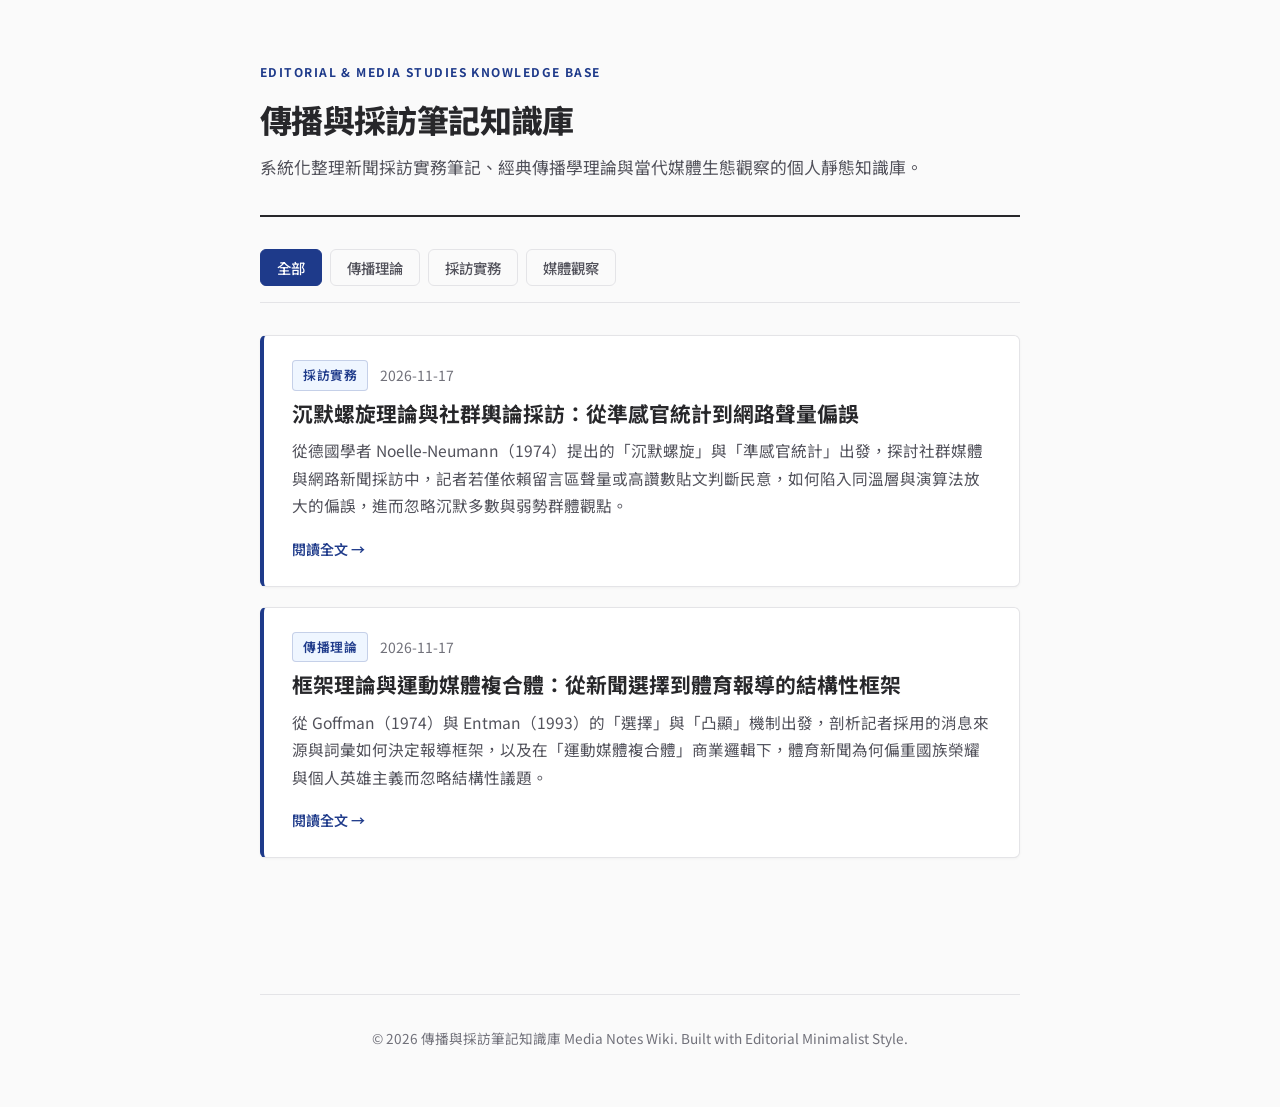
<file: index.html>
<!DOCTYPE html>
<html lang="zh-Hant">
<head>
  <meta charset="UTF-8">
  <meta name="viewport" content="width=device-width, initial-scale=1.0">
  <title>傳播與採訪筆記知識庫 | Media Notes Wiki</title>
  <link rel="preconnect" href="https://fonts.googleapis.com">
  <link rel="preconnect" href="https://fonts.gstatic.com" crossorigin>
  <link href="https://fonts.googleapis.com/css2?family=Noto+Sans+TC:wght@400;500;600;700;800&display=swap" rel="stylesheet">
  <link rel="stylesheet" href="assets/css/style.css">
</head>
<body>
  <!-- 網站頁首 -->
  <header>
    <span class="site-eyebrow">Editorial &amp; Media Studies Knowledge Base</span>
    <h1>傳播與採訪筆記知識庫</h1>
    <p class="site-description">系統化整理新聞採訪實務筆記、經典傳播學理論與當代媒體生態觀察的個人靜態知識庫。</p>
  </header>

  <main>
    <!-- 分類篩選按鈕 -->
    <section class="filter-section" aria-label="筆記分類篩選">
      <div class="filter-bar" role="toolbar">
        <button type="button" class="filter-btn active" data-filter="全部" aria-pressed="true">全部</button>
        <button type="button" class="filter-btn" data-filter="傳播理論" aria-pressed="false">傳播理論</button>
        <button type="button" class="filter-btn" data-filter="採訪實務" aria-pressed="false">採訪實務</button>
        <button type="button" class="filter-btn" data-filter="媒體觀察" aria-pressed="false">媒體觀察</button>
      </div>
    </section>

    <!-- 文章列表卡片區（新文章插入於最上方） -->
    <section id="article-list" aria-label="筆記文章列表">
      <!-- 2026-11-17 新增：沉默螺旋理論與社群輿論採訪 -->
      <article class="note-card" data-category="採訪實務">
        <div class="note-meta">
          <span class="category-badge">採訪實務</span>
          <time class="note-date" datetime="2026-11-17">2026-11-17</time>
        </div>
        <h2 class="note-title">
          <a href="pages/2026-11-spiral-of-silence.html">沉默螺旋理論與社群輿論採訪：從準感官統計到網路聲量偏誤</a>
        </h2>
        <p class="note-excerpt">從德國學者 Noelle-Neumann（1974）提出的「沉默螺旋」與「準感官統計」出發，探討社群媒體與網路新聞採訪中，記者若僅依賴留言區聲量或高讚數貼文判斷民意，如何陷入同溫層與演算法放大的偏誤，進而忽略沉默多數與弱勢群體觀點。</p>
        <a href="pages/2026-11-spiral-of-silence.html" class="read-more">閱讀全文 &rarr;</a>
      </article>

      <!-- 2026-11-17 新增：框架理論與運動媒體複合體 -->
      <article class="note-card" data-category="傳播理論">
        <div class="note-meta">
          <span class="category-badge">傳播理論</span>
          <time class="note-date" datetime="2026-11-17">2026-11-17</time>
        </div>
        <h2 class="note-title">
          <a href="pages/2026-11-framing-sports-media-complex.html">框架理論與運動媒體複合體：從新聞選擇到體育報導的結構性框架</a>
        </h2>
        <p class="note-excerpt">從 Goffman（1974）與 Entman（1993）的「選擇」與「凸顯」機制出發，剖析記者採用的消息來源與詞彙如何決定報導框架，以及在「運動媒體複合體」商業邏輯下，體育新聞為何偏重國族榮耀與個人英雄主義而忽略結構性議題。</p>
        <a href="pages/2026-11-framing-sports-media-complex.html" class="read-more">閱讀全文 &rarr;</a>
      </article>
    </section>
  </main>

  <footer>
    <p class="copyright">&copy; 2026 傳播與採訪筆記知識庫 Media Notes Wiki. Built with Editorial Minimalist Style.</p>
  </footer>

  <script src="assets/js/main.js"></script>
</body>
</html>
</file>
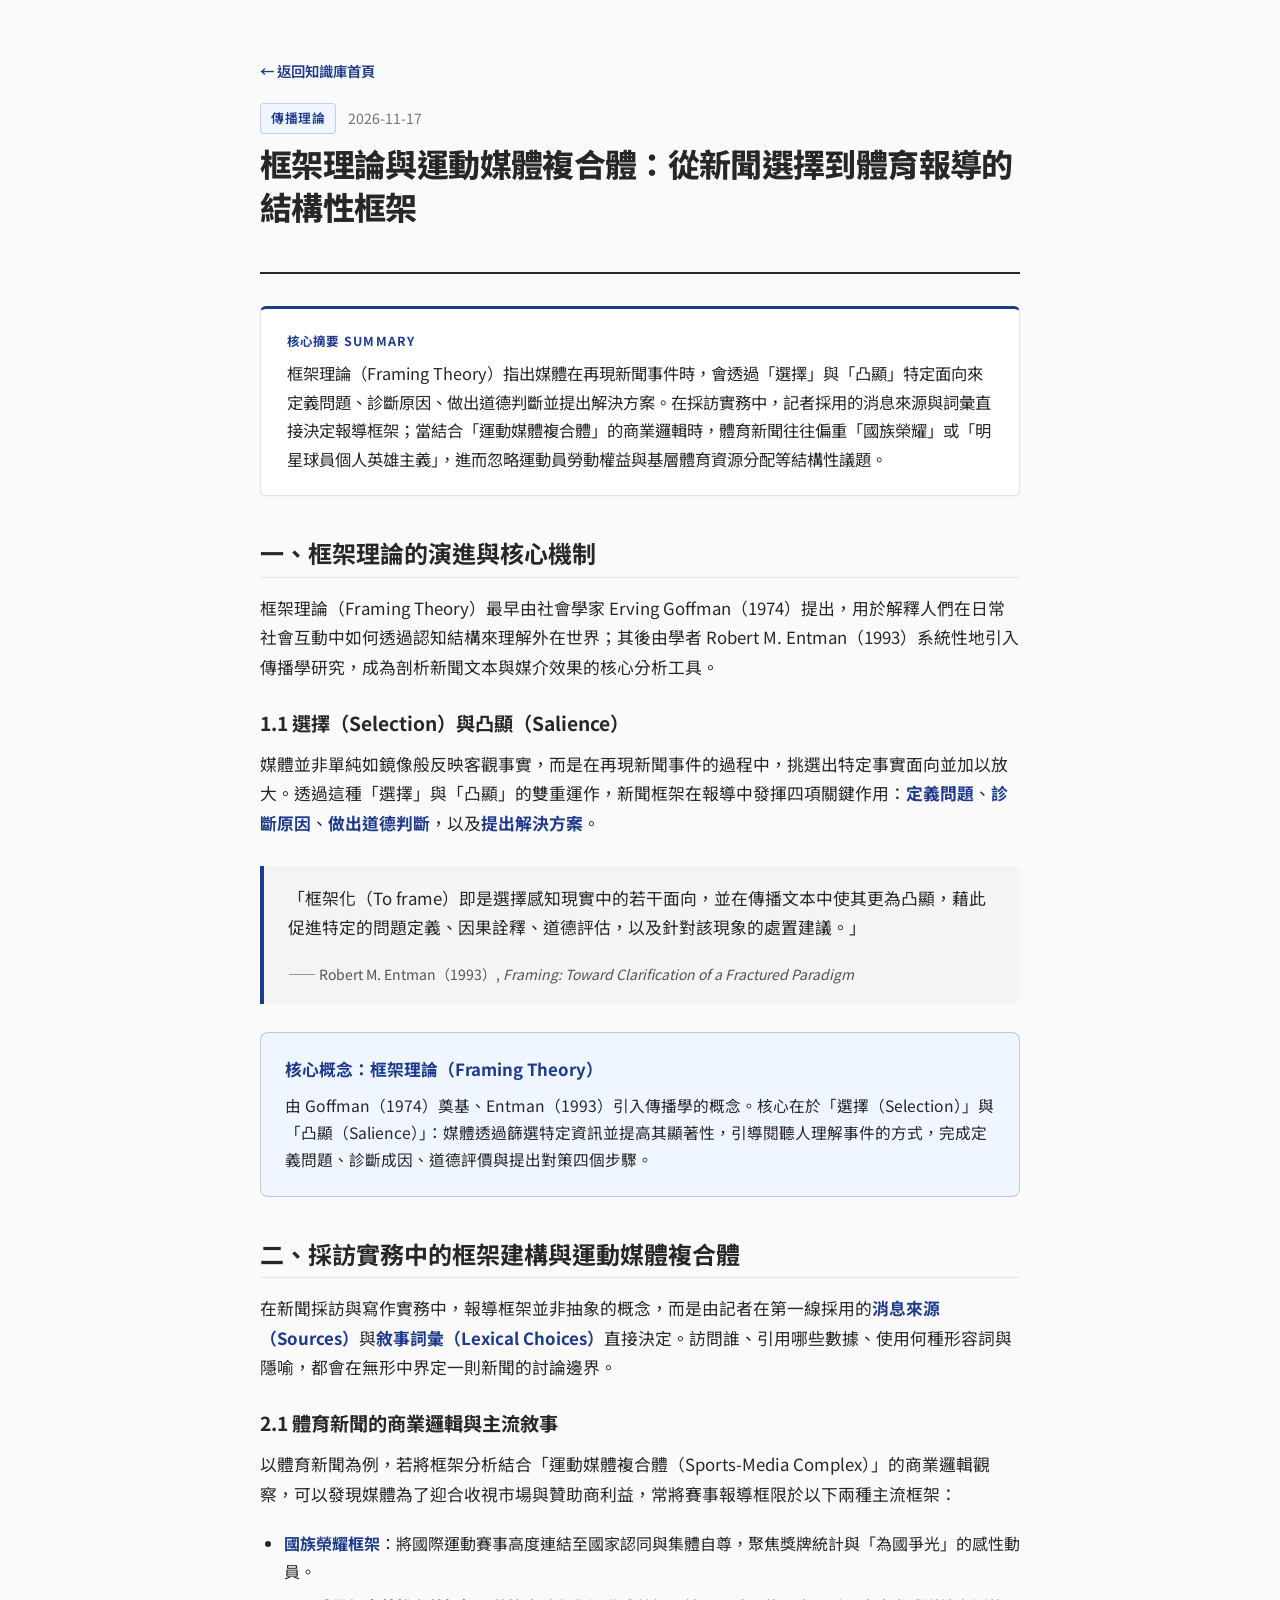
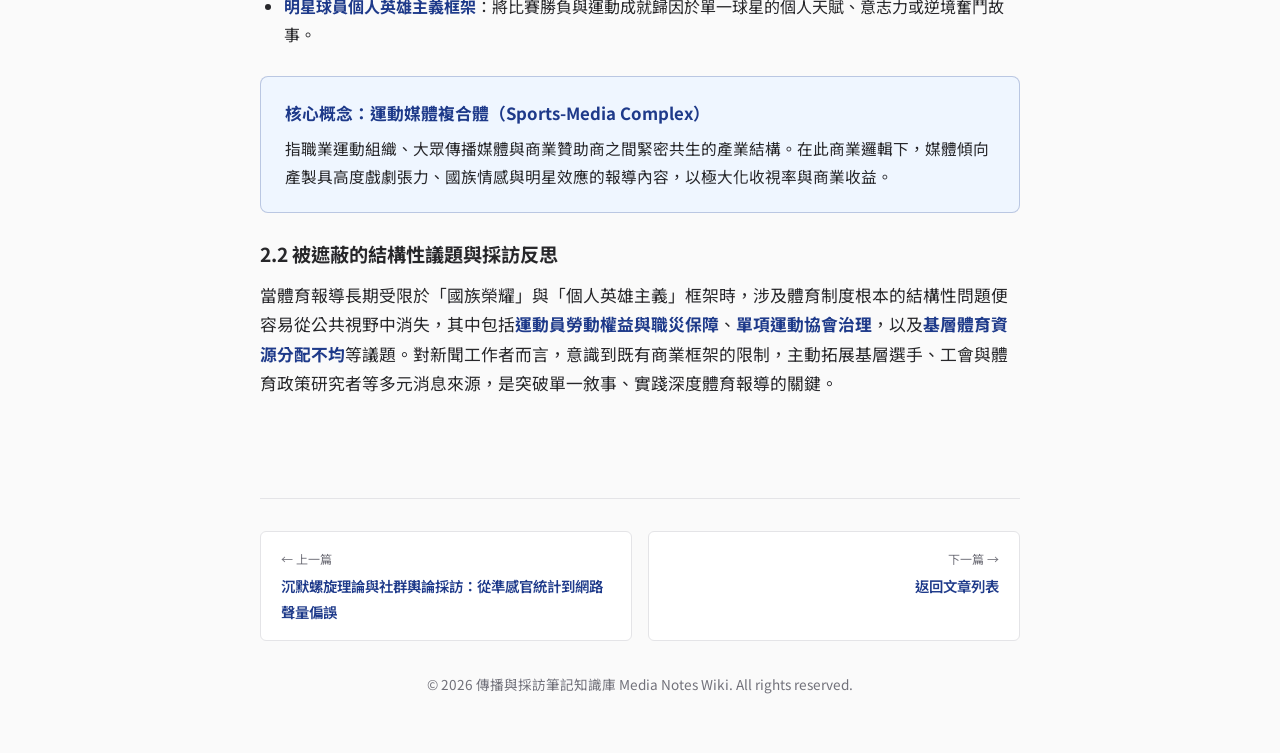
<file: notes/2026-11-framing-sports-media-complex.html>
<!DOCTYPE html>
<html lang="zh-Hant">
<head>
  <meta charset="UTF-8">
  <meta name="viewport" content="width=device-width, initial-scale=1.0">
  <title>框架理論與運動媒體複合體：從新聞選擇到體育報導的結構性框架 | 傳播與採訪筆記知識庫</title>
  <link rel="preconnect" href="https://fonts.googleapis.com">
  <link rel="preconnect" href="https://fonts.gstatic.com" crossorigin>
  <link href="https://fonts.googleapis.com/css2?family=Noto+Sans+TC:wght@400;500;600;700;800&display=swap" rel="stylesheet">
  <link rel="stylesheet" href="../assets/css/style.css">
</head>
<body>
  <!-- 標準頁首 -->
  <header>
    <a href="../index.html" class="back-link">&larr; 返回知識庫首頁</a>
    <div class="article-meta">
      <span class="category-tag">傳播理論</span>
      <time datetime="2026-11-17">2026-11-17</time>
    </div>
    <h1>框架理論與運動媒體複合體：從新聞選擇到體育報導的結構性框架</h1>
  </header>

  <!-- 摘要框：2～3 句話總結核心概念 -->
  <div class="summary-box">
    <span class="summary-label">核心摘要 Summary</span>
    <p>框架理論（Framing Theory）指出媒體在再現新聞事件時，會透過「選擇」與「凸顯」特定面向來定義問題、診斷原因、做出道德判斷並提出解決方案。在採訪實務中，記者採用的消息來源與詞彙直接決定報導框架；當結合「運動媒體複合體」的商業邏輯時，體育新聞往往偏重「國族榮耀」或「明星球員個人英雄主義」，進而忽略運動員勞動權益與基層體育資源分配等結構性議題。</p>
  </div>

  <!-- 正文區 -->
  <main>
    <h2>一、框架理論的演進與核心機制</h2>
    <p>框架理論（Framing Theory）最早由社會學家 Erving Goffman（1974）提出，用於解釋人們在日常社會互動中如何透過認知結構來理解外在世界；其後由學者 Robert M. Entman（1993）系統性地引入傳播學研究，成為剖析新聞文本與媒介效果的核心分析工具。</p>

    <h3>1.1 選擇（Selection）與凸顯（Salience）</h3>
    <p>媒體並非單純如鏡像般反映客觀事實，而是在再現新聞事件的過程中，挑選出特定事實面向並加以放大。透過這種「選擇」與「凸顯」的雙重運作，新聞框架在報導中發揮四項關鍵作用：<strong>定義問題</strong>、<strong>診斷原因</strong>、<strong>做出道德判斷</strong>，以及<strong>提出解決方案</strong>。</p>

    <blockquote>
      <p>「框架化（To frame）即是選擇感知現實中的若干面向，並在傳播文本中使其更為凸顯，藉此促進特定的問題定義、因果詮釋、道德評估，以及針對該現象的處置建議。」</p>
      <cite>—— Robert M. Entman（1993）, <em>Framing: Toward Clarification of a Fractured Paradigm</em></cite>
    </blockquote>

    <div class="concept-card">
      <div class="concept-title">核心概念：框架理論（Framing Theory）</div>
      <p>由 Goffman（1974）奠基、Entman（1993）引入傳播學的概念。核心在於「選擇（Selection）」與「凸顯（Salience）」：媒體透過篩選特定資訊並提高其顯著性，引導閱聽人理解事件的方式，完成定義問題、診斷成因、道德評價與提出對策四個步驟。</p>
    </div>

    <h2>二、採訪實務中的框架建構與運動媒體複合體</h2>
    <p>在新聞採訪與寫作實務中，報導框架並非抽象的概念，而是由記者在第一線採用的<strong>消息來源（Sources）</strong>與<strong>敘事詞彙（Lexical Choices）</strong>直接決定。訪問誰、引用哪些數據、使用何種形容詞與隱喻，都會在無形中界定一則新聞的討論邊界。</p>

    <h3>2.1 體育新聞的商業邏輯與主流敘事</h3>
    <p>以體育新聞為例，若將框架分析結合「運動媒體複合體（Sports-Media Complex）」的商業邏輯觀察，可以發現媒體為了迎合收視市場與贊助商利益，常將賽事報導框限於以下兩種主流框架：</p>
    <ul>
      <li><strong>國族榮耀框架</strong>：將國際運動賽事高度連結至國家認同與集體自尊，聚焦獎牌統計與「為國爭光」的感性動員。</li>
      <li><strong>明星球員個人英雄主義框架</strong>：將比賽勝負與運動成就歸因於單一球星的個人天賦、意志力或逆境奮鬥故事。</li>
    </ul>

    <div class="concept-card">
      <div class="concept-title">核心概念：運動媒體複合體（Sports-Media Complex）</div>
      <p>指職業運動組織、大眾傳播媒體與商業贊助商之間緊密共生的產業結構。在此商業邏輯下，媒體傾向產製具高度戲劇張力、國族情感與明星效應的報導內容，以極大化收視率與商業收益。</p>
    </div>

    <h3>2.2 被遮蔽的結構性議題與採訪反思</h3>
    <p>當體育報導長期受限於「國族榮耀」與「個人英雄主義」框架時，涉及體育制度根本的結構性問題便容易從公共視野中消失，其中包括<strong>運動員勞動權益與職災保障</strong>、<strong>單項運動協會治理</strong>，以及<strong>基層體育資源分配不均</strong>等議題。對新聞工作者而言，意識到既有商業框架的限制，主動拓展基層選手、工會與體育政策研究者等多元消息來源，是突破單一敘事、實踐深度體育報導的關鍵。</p>
  </main>

  <!-- 頁尾導覽與版權資訊 -->
  <footer>
    <nav class="post-nav" aria-label="文章上下篇導覽">
      <a href="2026-11-spiral-of-silence.html" class="nav-prev">
        <span class="nav-label">&larr; 上一篇</span>
        <span class="nav-title">沉默螺旋理論與社群輿論採訪：從準感官統計到網路聲量偏誤</span>
      </a>
      <a href="../index.html" class="nav-next">
        <span class="nav-label">下一篇 &rarr;</span>
        <span class="nav-title">返回文章列表</span>
      </a>
    </nav>
    <p class="copyright">&copy; 2026 傳播與採訪筆記知識庫 Media Notes Wiki. All rights reserved.</p>
  </footer>
</body>
</html>
</file>
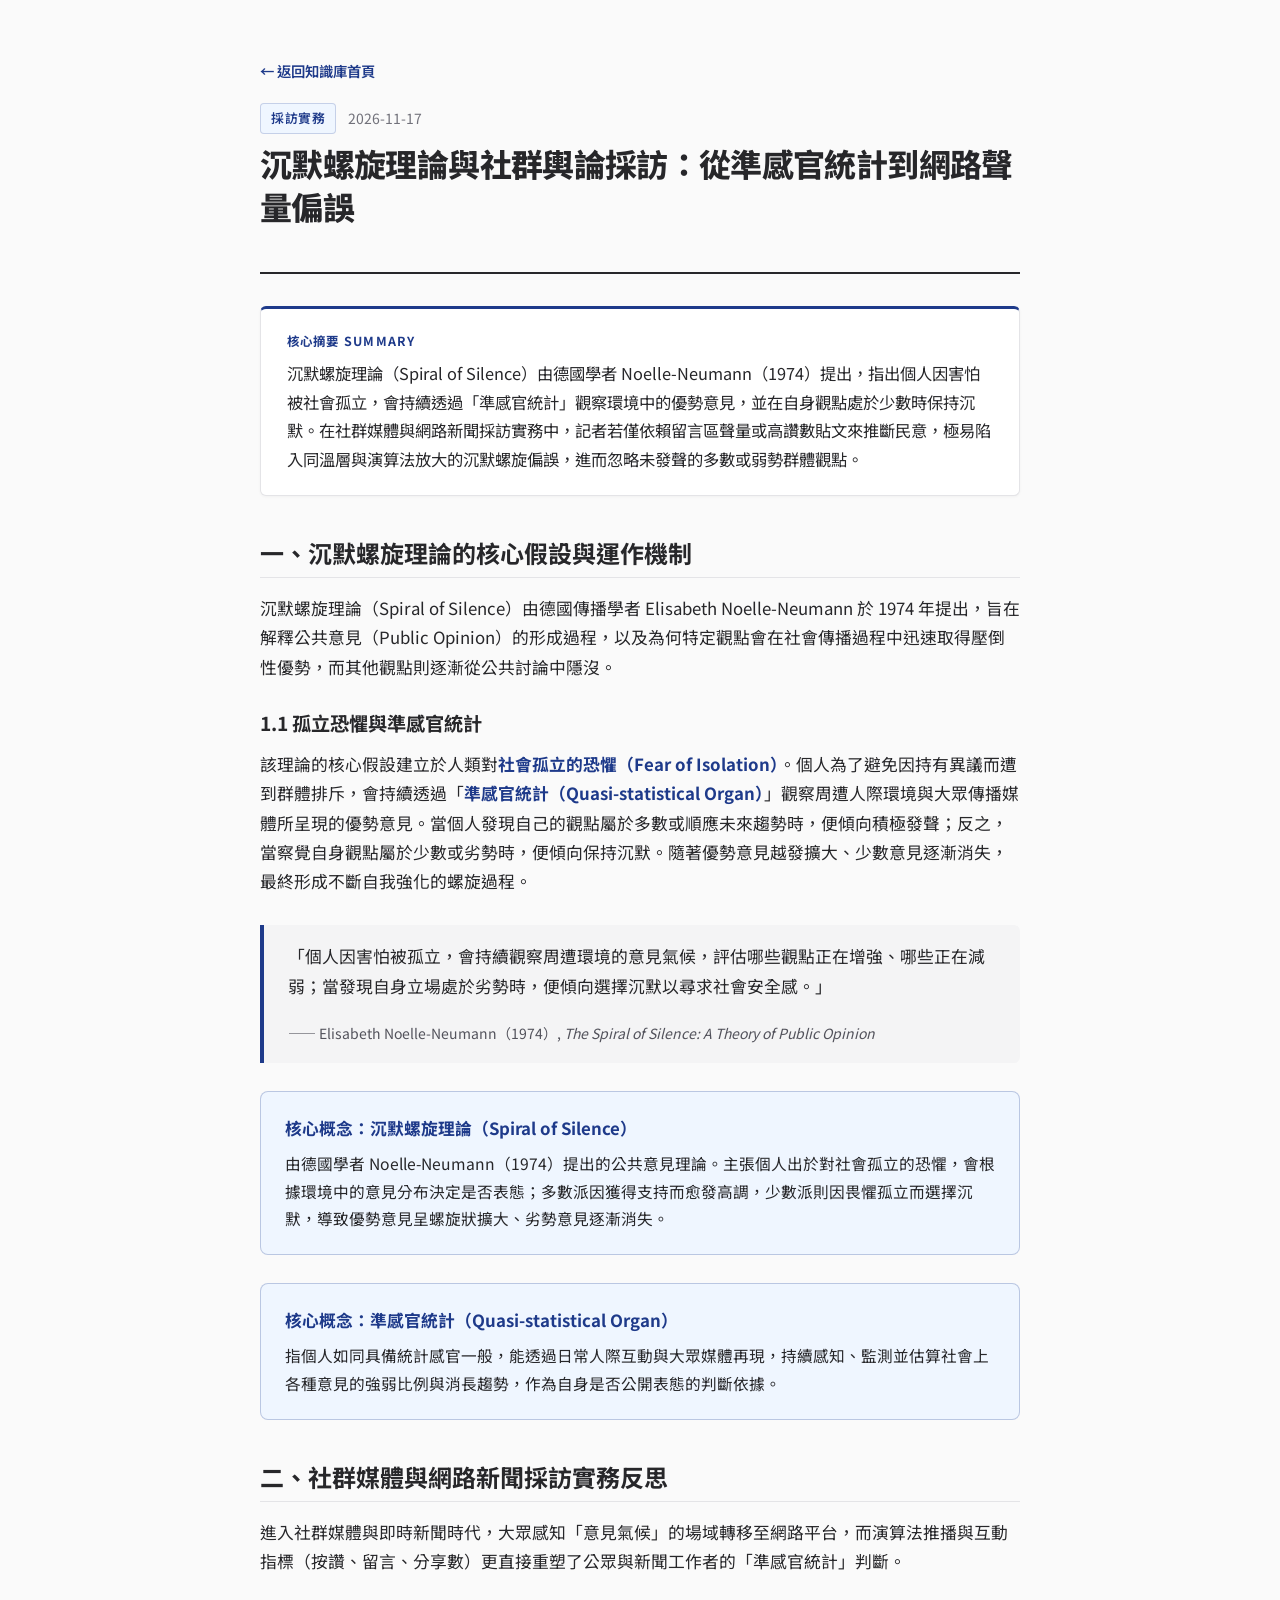
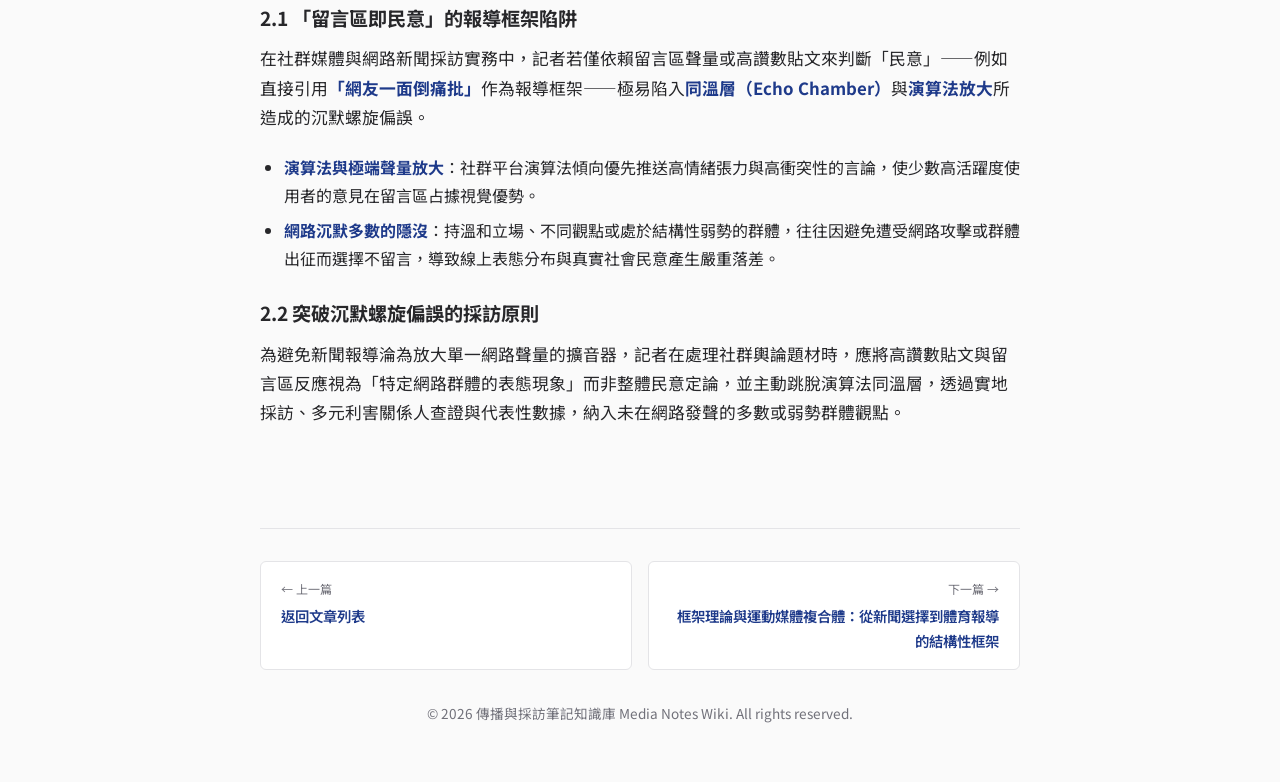
<file: notes/2026-11-spiral-of-silence.html>
<!DOCTYPE html>
<html lang="zh-Hant">
<head>
  <meta charset="UTF-8">
  <meta name="viewport" content="width=device-width, initial-scale=1.0">
  <title>沉默螺旋理論與社群輿論採訪：從準感官統計到網路聲量偏誤 | 傳播與採訪筆記知識庫</title>
  <link rel="preconnect" href="https://fonts.googleapis.com">
  <link rel="preconnect" href="https://fonts.gstatic.com" crossorigin>
  <link href="https://fonts.googleapis.com/css2?family=Noto+Sans+TC:wght@400;500;600;700;800&display=swap" rel="stylesheet">
  <link rel="stylesheet" href="../assets/css/style.css">
</head>
<body>
  <!-- 標準頁首 -->
  <header>
    <a href="../index.html" class="back-link">&larr; 返回知識庫首頁</a>
    <div class="article-meta">
      <span class="category-tag">採訪實務</span>
      <time datetime="2026-11-17">2026-11-17</time>
    </div>
    <h1>沉默螺旋理論與社群輿論採訪：從準感官統計到網路聲量偏誤</h1>
  </header>

  <!-- 摘要框：2～3 句話總結核心概念 -->
  <div class="summary-box">
    <span class="summary-label">核心摘要 Summary</span>
    <p>沉默螺旋理論（Spiral of Silence）由德國學者 Noelle-Neumann（1974）提出，指出個人因害怕被社會孤立，會持續透過「準感官統計」觀察環境中的優勢意見，並在自身觀點處於少數時保持沉默。在社群媒體與網路新聞採訪實務中，記者若僅依賴留言區聲量或高讚數貼文來推斷民意，極易陷入同溫層與演算法放大的沉默螺旋偏誤，進而忽略未發聲的多數或弱勢群體觀點。</p>
  </div>

  <!-- 正文區 -->
  <main>
    <h2>一、沉默螺旋理論的核心假設與運作機制</h2>
    <p>沉默螺旋理論（Spiral of Silence）由德國傳播學者 Elisabeth Noelle-Neumann 於 1974 年提出，旨在解釋公共意見（Public Opinion）的形成過程，以及為何特定觀點會在社會傳播過程中迅速取得壓倒性優勢，而其他觀點則逐漸從公共討論中隱沒。</p>

    <h3>1.1 孤立恐懼與準感官統計</h3>
    <p>該理論的核心假設建立於人類對<strong>社會孤立的恐懼（Fear of Isolation）</strong>。個人為了避免因持有異議而遭到群體排斥，會持續透過「<strong>準感官統計（Quasi-statistical Organ）</strong>」觀察周遭人際環境與大眾傳播媒體所呈現的優勢意見。當個人發現自己的觀點屬於多數或順應未來趨勢時，便傾向積極發聲；反之，當察覺自身觀點屬於少數或劣勢時，便傾向保持沉默。隨著優勢意見越發擴大、少數意見逐漸消失，最終形成不斷自我強化的螺旋過程。</p>

    <blockquote>
      <p>「個人因害怕被孤立，會持續觀察周遭環境的意見氣候，評估哪些觀點正在增強、哪些正在減弱；當發現自身立場處於劣勢時，便傾向選擇沉默以尋求社會安全感。」</p>
      <cite>—— Elisabeth Noelle-Neumann（1974）, <em>The Spiral of Silence: A Theory of Public Opinion</em></cite>
    </blockquote>

    <div class="concept-card">
      <div class="concept-title">核心概念：沉默螺旋理論（Spiral of Silence）</div>
      <p>由德國學者 Noelle-Neumann（1974）提出的公共意見理論。主張個人出於對社會孤立的恐懼，會根據環境中的意見分布決定是否表態；多數派因獲得支持而愈發高調，少數派則因畏懼孤立而選擇沉默，導致優勢意見呈螺旋狀擴大、劣勢意見逐漸消失。</p>
    </div>

    <div class="concept-card">
      <div class="concept-title">核心概念：準感官統計（Quasi-statistical Organ）</div>
      <p>指個人如同具備統計感官一般，能透過日常人際互動與大眾媒體再現，持續感知、監測並估算社會上各種意見的強弱比例與消長趨勢，作為自身是否公開表態的判斷依據。</p>
    </div>

    <h2>二、社群媒體與網路新聞採訪實務反思</h2>
    <p>進入社群媒體與即時新聞時代，大眾感知「意見氣候」的場域轉移至網路平台，而演算法推播與互動指標（按讚、留言、分享數）更直接重塑了公眾與新聞工作者的「準感官統計」判斷。</p>

    <h3>2.1 「留言區即民意」的報導框架陷阱</h3>
    <p>在社群媒體與網路新聞採訪實務中，記者若僅依賴留言區聲量或高讚數貼文來判斷「民意」——例如直接引用<strong>「網友一面倒痛批」</strong>作為報導框架——極易陷入<strong>同溫層（Echo Chamber）</strong>與<strong>演算法放大</strong>所造成的沉默螺旋偏誤。</p>
    <ul>
      <li><strong>演算法與極端聲量放大</strong>：社群平台演算法傾向優先推送高情緒張力與高衝突性的言論，使少數高活躍度使用者的意見在留言區占據視覺優勢。</li>
      <li><strong>網路沉默多數的隱沒</strong>：持溫和立場、不同觀點或處於結構性弱勢的群體，往往因避免遭受網路攻擊或群體出征而選擇不留言，導致線上表態分布與真實社會民意產生嚴重落差。</li>
    </ul>

    <h3>2.2 突破沉默螺旋偏誤的採訪原則</h3>
    <p>為避免新聞報導淪為放大單一網路聲量的擴音器，記者在處理社群輿論題材時，應將高讚數貼文與留言區反應視為「特定網路群體的表態現象」而非整體民意定論，並主動跳脫演算法同溫層，透過實地採訪、多元利害關係人查證與代表性數據，納入未在網路發聲的多數或弱勢群體觀點。</p>
  </main>

  <!-- 頁尾導覽與版權資訊 -->
  <footer>
    <nav class="post-nav" aria-label="文章上下篇導覽">
      <a href="../index.html" class="nav-prev">
        <span class="nav-label">&larr; 上一篇</span>
        <span class="nav-title">返回文章列表</span>
      </a>
      <a href="2026-11-framing-sports-media-complex.html" class="nav-next">
        <span class="nav-label">下一篇 &rarr;</span>
        <span class="nav-title">框架理論與運動媒體複合體：從新聞選擇到體育報導的結構性框架</span>
      </a>
    </nav>
    <p class="copyright">&copy; 2026 傳播與採訪筆記知識庫 Media Notes Wiki. All rights reserved.</p>
  </footer>
</body>
</html>
</file>
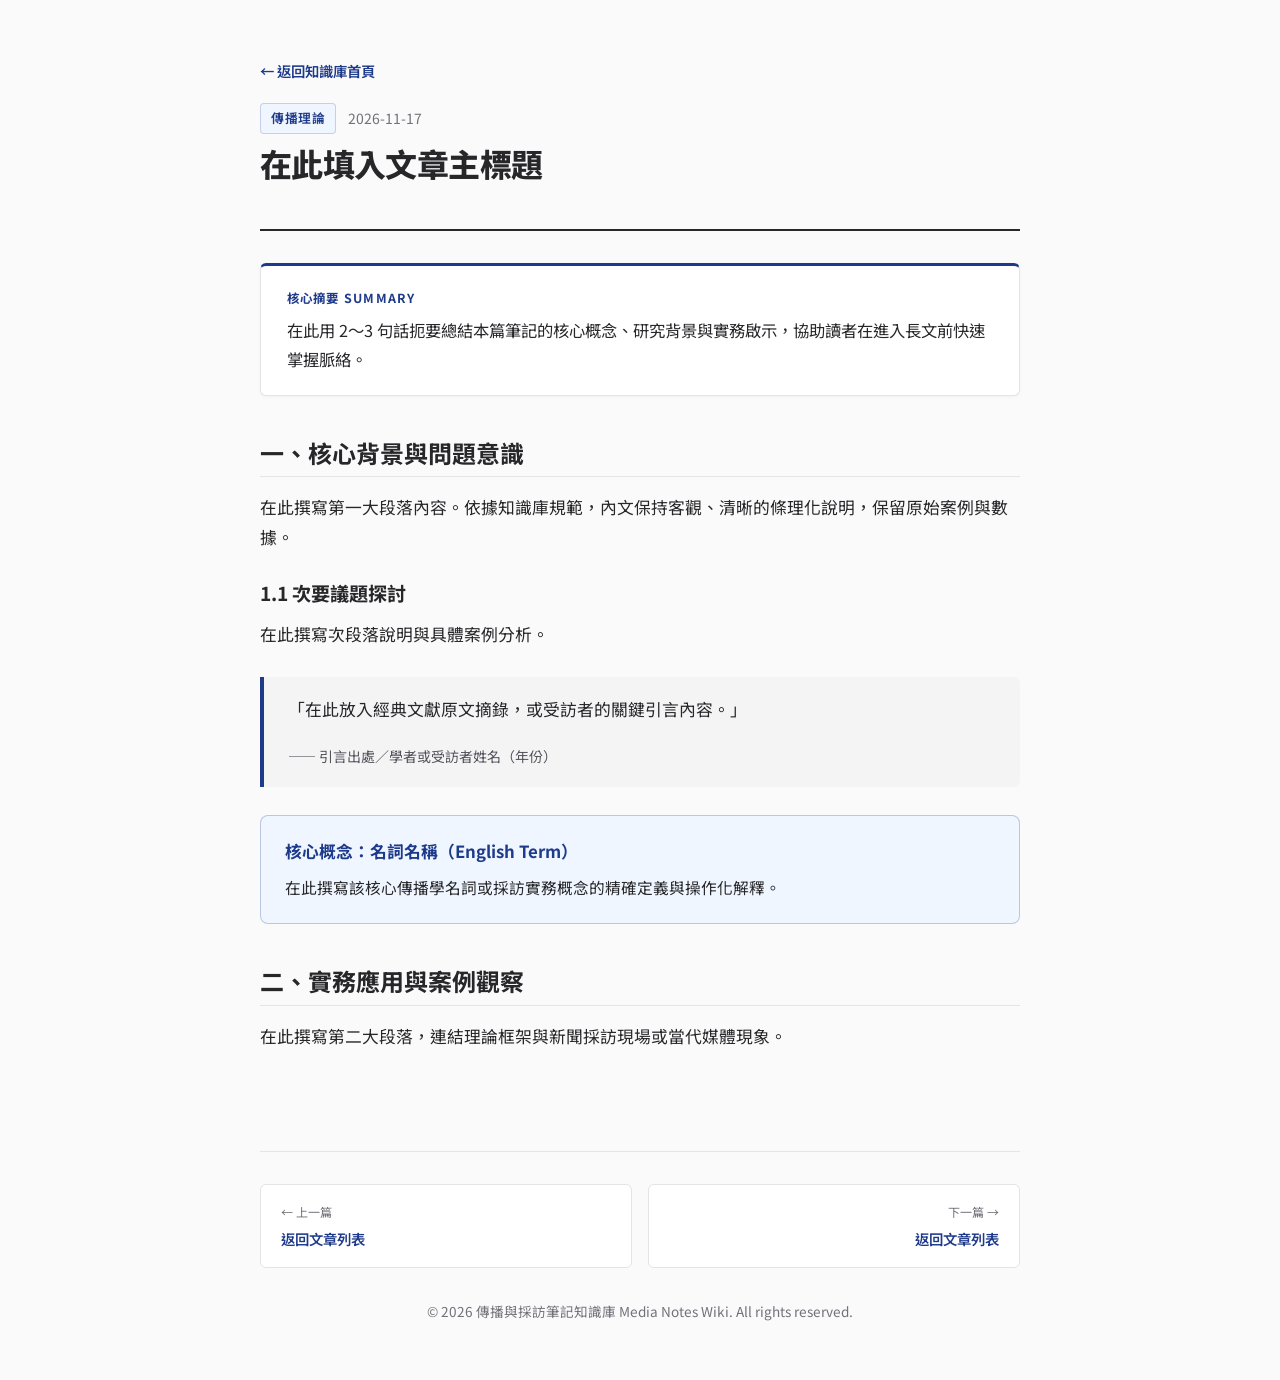
<file: notes/_template.html>
<!DOCTYPE html>
<html lang="zh-Hant">
<head>
  <meta charset="UTF-8">
  <meta name="viewport" content="width=device-width, initial-scale=1.0">
  <title>筆記標題 | 傳播與採訪筆記知識庫</title>
  <link rel="preconnect" href="https://fonts.googleapis.com">
  <link rel="preconnect" href="https://fonts.gstatic.com" crossorigin>
  <link href="https://fonts.googleapis.com/css2?family=Noto+Sans+TC:wght@400;500;600;700;800&display=swap" rel="stylesheet">
  <link rel="stylesheet" href="../assets/css/style.css">
</head>
<body>
  <!-- 標準頁首 -->
  <header>
    <a href="../index.html" class="back-link">&larr; 返回知識庫首頁</a>
    <div class="article-meta">
      <span class="category-tag">傳播理論</span>
      <time datetime="2026-11-17">2026-11-17</time>
    </div>
    <h1>在此填入文章主標題</h1>
  </header>

  <!-- 摘要框：2～3 句話總結核心概念 -->
  <div class="summary-box">
    <span class="summary-label">核心摘要 Summary</span>
    <p>在此用 2～3 句話扼要總結本篇筆記的核心概念、研究背景與實務啟示，協助讀者在進入長文前快速掌握脈絡。</p>
  </div>

  <!-- 正文區 -->
  <main>
    <h2>一、核心背景與問題意識</h2>
    <p>在此撰寫第一大段落內容。依據知識庫規範，內文保持客觀、清晰的條理化說明，保留原始案例與數據。</p>

    <h3>1.1 次要議題探討</h3>
    <p>在此撰寫次段落說明與具體案例分析。</p>

    <blockquote>
      <p>「在此放入經典文獻原文摘錄，或受訪者的關鍵引言內容。」</p>
      <cite>—— 引言出處／學者或受訪者姓名（年份）</cite>
    </blockquote>

    <div class="concept-card">
      <div class="concept-title">核心概念：名詞名稱（English Term）</div>
      <p>在此撰寫該核心傳播學名詞或採訪實務概念的精確定義與操作化解釋。</p>
    </div>

    <h2>二、實務應用與案例觀察</h2>
    <p>在此撰寫第二大段落，連結理論框架與新聞採訪現場或當代媒體現象。</p>
  </main>

  <!-- 頁尾導覽與版權資訊 -->
  <footer>
    <nav class="post-nav" aria-label="文章上下篇導覽">
      <a href="../index.html" class="nav-prev">
        <span class="nav-label">&larr; 上一篇</span>
        <span class="nav-title">返回文章列表</span>
      </a>
      <a href="../index.html" class="nav-next">
        <span class="nav-label">下一篇 &rarr;</span>
        <span class="nav-title">返回文章列表</span>
      </a>
    </nav>
    <p class="copyright">&copy; 2026 傳播與採訪筆記知識庫 Media Notes Wiki. All rights reserved.</p>
  </footer>
</body>
</html>
</file>
<file: assets/css/style.css>
/* ==========================================================================
   傳播與採訪筆記知識庫 (Media Notes Wiki) - 全站共用樣式表
   風格：現代報刊知識庫 (Editorial / Knowledge Base)
   ========================================================================== */

:root {
  --bg-color: #FAFAFA;
  --surface-color: #FFFFFF;
  --surface-muted: #F4F4F5;
  --text-primary: #27272A;
  --text-secondary: #52525B;
  --text-muted: #71717A;
  --accent-color: #1E3A8A;
  --accent-hover: #172554;
  --accent-subtle: #EFF6FF;
  --border-color: #E4E4E7;
  --border-strong: #27272A;
  --shadow-sm: 0 1px 3px rgba(0, 0, 0, 0.04);
  --shadow-md: 0 4px 12px rgba(30, 58, 138, 0.06);
  --max-width: 760px;
  --font-sans: 'Noto Sans TC', system-ui, -apple-system, BlinkMacSystemFont, 'Segoe UI', Roboto, 'Helvetica Neue', Arial, sans-serif;
}

@media (prefers-color-scheme: dark) {
  :root {
    --bg-color: #18181B;
    --surface-color: #27272A;
    --surface-muted: #1F1F23;
    --text-primary: #F4F4F5;
    --text-secondary: #A1A1AA;
    --text-muted: #71717A;
    --accent-color: #60A5FA;
    --accent-hover: #93C5FD;
    --accent-subtle: rgba(30, 58, 138, 0.35);
    --border-color: #3F3F46;
    --border-strong: #E4E4E7;
    --shadow-sm: 0 1px 3px rgba(0, 0, 0, 0.3);
    --shadow-md: 0 4px 12px rgba(0, 0, 0, 0.4);
  }
}

/* 基礎重設與排版 */
*,
*::before,
*::after {
  box-sizing: border-box;
  margin: 0;
  padding: 0;
}

html {
  font-size: 16px;
  scroll-behavior: smooth;
}

body {
  font-family: var(--font-sans);
  background-color: var(--bg-color);
  color: var(--text-primary);
  line-height: 1.75;
  -webkit-font-smoothing: antialiased;
  -moz-osx-font-smoothing: grayscale;
  padding: 0 1.25rem;
}

/* 版面容器：最大閱讀寬度 760px */
.container,
body > header,
body > .summary-box,
body > main,
body > footer {
  max-width: var(--max-width);
  margin-left: auto;
  margin-right: auto;
}

/* 連結樣式 */
a {
  color: var(--accent-color);
  text-decoration: none;
  transition: color 0.2s ease, border-color 0.2s ease;
}

a:hover {
  color: var(--accent-hover);
  text-decoration: underline;
}

/* ==========================================================================
   頁首 (Header) - 現代報刊頭版與單頁標頭
   ========================================================================== */
header {
  padding-top: 3.5rem;
  padding-bottom: 2rem;
  margin-bottom: 2rem;
  border-bottom: 2px solid var(--border-strong);
}

.site-eyebrow {
  display: inline-block;
  font-size: 0.75rem;
  font-weight: 700;
  letter-spacing: 0.12em;
  text-transform: uppercase;
  color: var(--accent-color);
  margin-bottom: 0.5rem;
}

header h1 {
  font-size: 2rem;
  font-weight: 800;
  line-height: 1.35;
  letter-spacing: -0.02em;
  color: var(--text-primary);
  margin: 0.5rem 0 0.75rem;
}

.site-description {
  font-size: 1.05rem;
  color: var(--text-secondary);
  margin-top: 0.5rem;
}

/* 單篇筆記頁首導覽與中繼資料 */
.back-link {
  display: inline-flex;
  align-items: center;
  gap: 0.35rem;
  font-size: 0.9rem;
  font-weight: 600;
  color: var(--accent-color);
  margin-bottom: 1.25rem;
}

.back-link:hover {
  text-decoration: none;
  transform: translateX(-2px);
}

.article-meta,
.note-meta {
  display: flex;
  flex-wrap: wrap;
  align-items: center;
  gap: 0.75rem;
  font-size: 0.875rem;
  color: var(--text-muted);
  margin-bottom: 0.5rem;
}

.category-tag,
.category-badge {
  display: inline-block;
  padding: 0.2rem 0.65rem;
  font-size: 0.8rem;
  font-weight: 600;
  color: var(--accent-color);
  background-color: var(--accent-subtle);
  border: 1px solid rgba(30, 58, 138, 0.2);
  border-radius: 4px;
  letter-spacing: 0.03em;
}

/* ==========================================================================
   首頁分類篩選列 (Filter Bar)
   ========================================================================== */
.filter-section {
  margin-bottom: 2rem;
}

.filter-bar {
  display: flex;
  flex-wrap: wrap;
  gap: 0.5rem;
  padding-bottom: 1rem;
  border-bottom: 1px solid var(--border-color);
}

.filter-btn {
  appearance: none;
  background-color: transparent;
  color: var(--text-secondary);
  border: 1px solid var(--border-color);
  border-radius: 6px;
  padding: 0.45rem 1rem;
  font-family: inherit;
  font-size: 0.9rem;
  font-weight: 500;
  cursor: pointer;
  transition: all 0.2s ease;
}

.filter-btn:hover {
  border-color: var(--accent-color);
  color: var(--accent-color);
}

.filter-btn.active {
  background-color: var(--accent-color);
  border-color: var(--accent-color);
  color: #FFFFFF;
}

/* ==========================================================================
   首頁文章列表與卡片 (#article-list & .note-card)
   ========================================================================== */
#article-list {
  display: flex;
  flex-direction: column;
  gap: 1.25rem;
  margin-bottom: 3.5rem;
}

.note-card {
  background-color: var(--surface-color);
  border: 1px solid var(--border-color);
  border-left: 4px solid var(--accent-color);
  border-radius: 6px;
  padding: 1.5rem 1.75rem;
  box-shadow: var(--shadow-sm);
  transition: transform 0.2s ease, box-shadow 0.2s ease, border-color 0.2s ease;
}

.note-card:hover {
  transform: translateY(-2px);
  box-shadow: var(--shadow-md);
}

.note-card[hidden] {
  display: none !important;
}

.note-card h2,
.note-card .note-title {
  font-size: 1.3rem;
  font-weight: 700;
  line-height: 1.4;
  margin: 0.4rem 0 0.6rem;
  border: none;
  padding: 0;
}

.note-card h2 a,
.note-card .note-title a {
  color: var(--text-primary);
  text-decoration: none;
}

.note-card h2 a:hover,
.note-card .note-title a:hover {
  color: var(--accent-color);
}

.note-excerpt {
  font-size: 0.975rem;
  color: var(--text-secondary);
  margin-bottom: 0.9rem;
}

.read-more {
  font-size: 0.875rem;
  font-weight: 600;
  color: var(--accent-color);
}

.empty-state {
  text-align: center;
  padding: 2.5rem 1rem;
  color: var(--text-muted);
  border: 1px dashed var(--border-color);
  border-radius: 6px;
  font-size: 0.95rem;
}

/* ==========================================================================
   單篇筆記核心區塊：摘要框 (.summary-box)
   ========================================================================== */
.summary-box {
  background-color: var(--surface-color);
  border: 1px solid var(--border-color);
  border-top: 3px solid var(--accent-color);
  border-radius: 6px;
  padding: 1.35rem 1.6rem;
  margin-bottom: 2.5rem;
  box-shadow: var(--shadow-sm);
}

.summary-box .summary-label {
  display: block;
  font-size: 0.78rem;
  font-weight: 700;
  letter-spacing: 0.1em;
  text-transform: uppercase;
  color: var(--accent-color);
  margin-bottom: 0.4rem;
}

.summary-box p {
  font-size: 1.02rem;
  color: var(--text-primary);
  margin: 0;
}

/* ==========================================================================
   單篇筆記正文區 (main)
   ========================================================================== */
main {
  padding-bottom: 2rem;
}

main h2 {
  font-size: 1.5rem;
  font-weight: 700;
  line-height: 1.4;
  color: var(--text-primary);
  margin: 2.5rem 0 1rem;
  padding-bottom: 0.45rem;
  border-bottom: 1px solid var(--border-color);
}

main h3 {
  font-size: 1.2rem;
  font-weight: 700;
  line-height: 1.45;
  color: var(--text-primary);
  margin: 1.75rem 0 0.75rem;
}

main p {
  margin-bottom: 1.25rem;
  font-size: 1.05rem;
}

main ul,
main ol {
  margin: 0 0 1.35rem 1.5rem;
}

main li {
  margin-bottom: 0.45rem;
}

main strong {
  color: var(--accent-color);
  font-weight: 700;
}

/* 經典文獻或受訪者引言 (blockquote) */
blockquote {
  margin: 1.75rem 0;
  padding: 1.1rem 1.5rem;
  background-color: var(--surface-muted);
  border-left: 4px solid var(--accent-color);
  font-style: normal;
  color: var(--text-primary);
  border-radius: 0 6px 6px 0;
}

blockquote p:last-child {
  margin-bottom: 0;
}

blockquote cite {
  display: block;
  margin-top: 0.5rem;
  font-size: 0.875rem;
  color: var(--text-secondary);
  font-style: normal;
}

/* 核心名詞解釋框 (.concept-card) */
.concept-card {
  background-color: var(--accent-subtle);
  border: 1px solid rgba(30, 58, 138, 0.25);
  border-radius: 8px;
  padding: 1.35rem 1.5rem;
  margin: 1.75rem 0;
}

.concept-card h4,
.concept-card .concept-title {
  font-size: 1.05rem;
  font-weight: 700;
  color: var(--accent-color);
  margin-bottom: 0.45rem;
  display: flex;
  align-items: center;
  gap: 0.4rem;
}

.concept-card p {
  font-size: 0.98rem;
  margin-bottom: 0;
  color: var(--text-primary);
}

/* ==========================================================================
   頁尾與上下篇導覽 (Footer)
   ========================================================================== */
footer {
  margin-top: 3rem;
  padding: 2rem 0 3.5rem;
  border-top: 1px solid var(--border-color);
  color: var(--text-muted);
  font-size: 0.9rem;
}

.post-nav {
  display: grid;
  grid-template-columns: 1fr 1fr;
  gap: 1rem;
  margin-bottom: 2rem;
}

.post-nav a {
  display: block;
  padding: 1rem 1.25rem;
  background-color: var(--surface-color);
  border: 1px solid var(--border-color);
  border-radius: 6px;
  text-decoration: none;
  transition: border-color 0.2s ease, box-shadow 0.2s ease;
}

.post-nav a:hover {
  border-color: var(--accent-color);
  box-shadow: var(--shadow-sm);
}

.post-nav .nav-label {
  display: block;
  font-size: 0.75rem;
  color: var(--text-muted);
  margin-bottom: 0.25rem;
}

.post-nav .nav-title {
  font-weight: 600;
  color: var(--accent-color);
}

.post-nav .nav-next {
  text-align: right;
}

.copyright {
  text-align: center;
  font-size: 0.85rem;
  color: var(--text-muted);
}

@media (max-width: 600px) {
  header {
    padding-top: 2.25rem;
  }

  header h1 {
    font-size: 1.6rem;
  }

  .note-card {
    padding: 1.25rem;
  }

  .post-nav {
    grid-template-columns: 1fr;
  }

  .post-nav .nav-next {
    text-align: left;
  }
}
</file>
